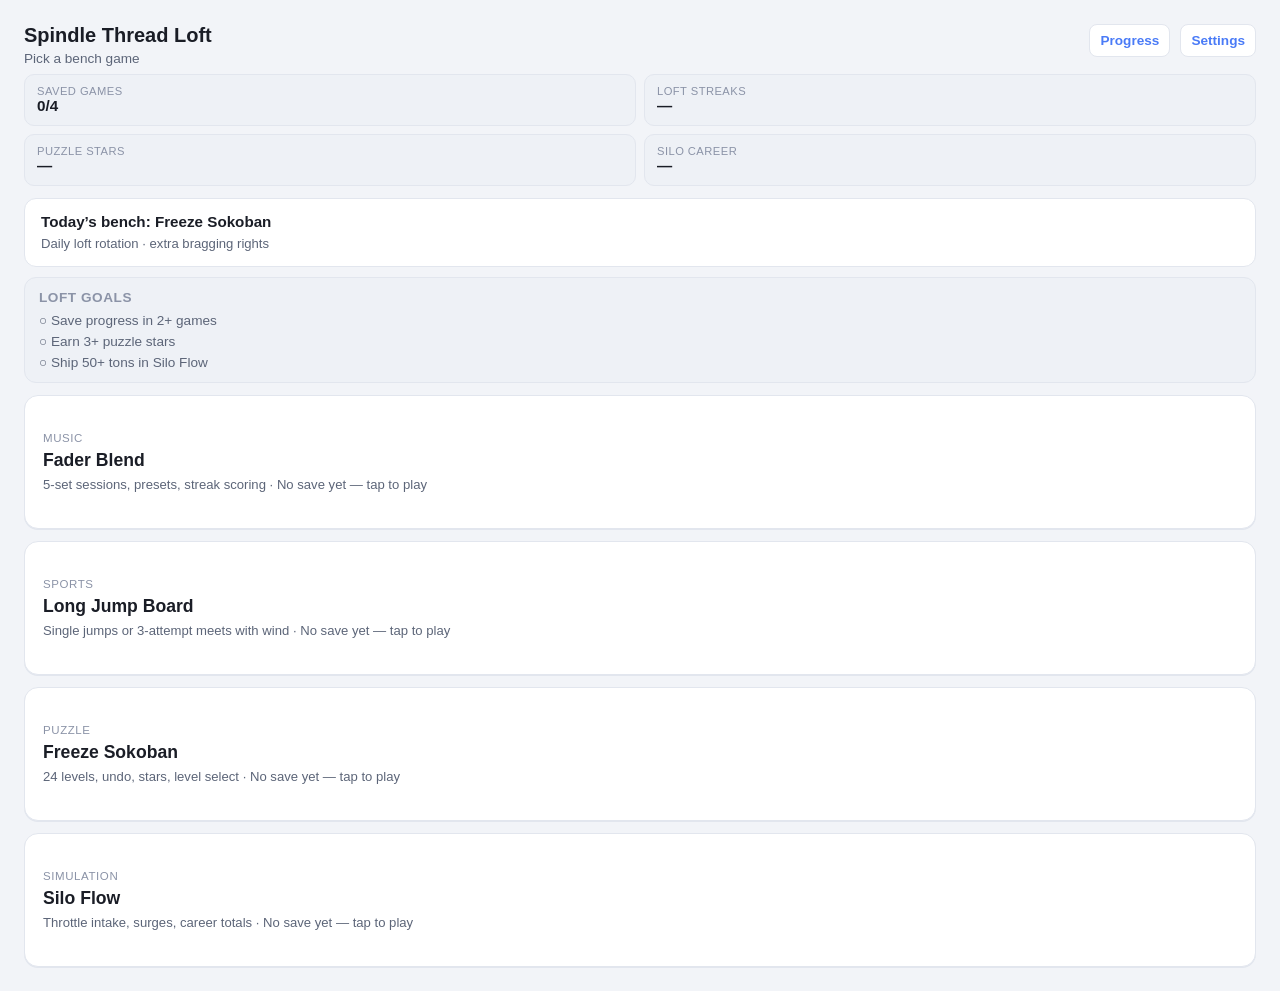
<file: WebAssets/hub/index.html>
<!DOCTYPE html>
<html lang="en">
<head>
  <meta charset="UTF-8">
  <meta name="viewport" content="width=device-width, initial-scale=1, viewport-fit=cover">
  <title>Loft Hub</title>
  <link rel="stylesheet" href="../theme/theme.css">
  <link rel="stylesheet" href="sp650f5Hub.css">
</head>
<body>
  <div class="hb-app">
    <header class="hb-top">
      <div class="hb-brand">
        <h1 class="hb-title">Spindle Thread Loft</h1>
        <p class="hb-sub">Pick a bench game</p>
      </div>
      <nav class="hb-utility" aria-label="Hub links">
        <a class="hb-link" href="../shared-progress/index.html">Progress</a>
        <a class="hb-link" href="../settings/index.html">Settings</a>
      </nav>
    </header>

    <section class="hb-progress-strip" id="progressStrip" aria-label="Shared progress">
      <div class="hb-progress-item">
        <span class="hb-progress-label">Saved games</span>
        <span class="hb-progress-value" id="progSaved">0/4</span>
      </div>
      <div class="hb-progress-item">
        <span class="hb-progress-label">Loft streaks</span>
        <span class="hb-progress-value" id="progStreaks">—</span>
      </div>
      <div class="hb-progress-item">
        <span class="hb-progress-label">Puzzle stars</span>
        <span class="hb-progress-value" id="progStars">—</span>
      </div>
      <div class="hb-progress-item">
        <span class="hb-progress-label">Silo career</span>
        <span class="hb-progress-value" id="progCareer">—</span>
      </div>
    </section>

    <section class="hb-spotlight" id="spotlight" aria-label="Loft highlights"></section>

    <main class="hb-list" id="cardList" aria-label="Game cards"></main>
  </div>
  <script src="sp650f5Hub.js" defer></script>
</body>
</html>
</file>
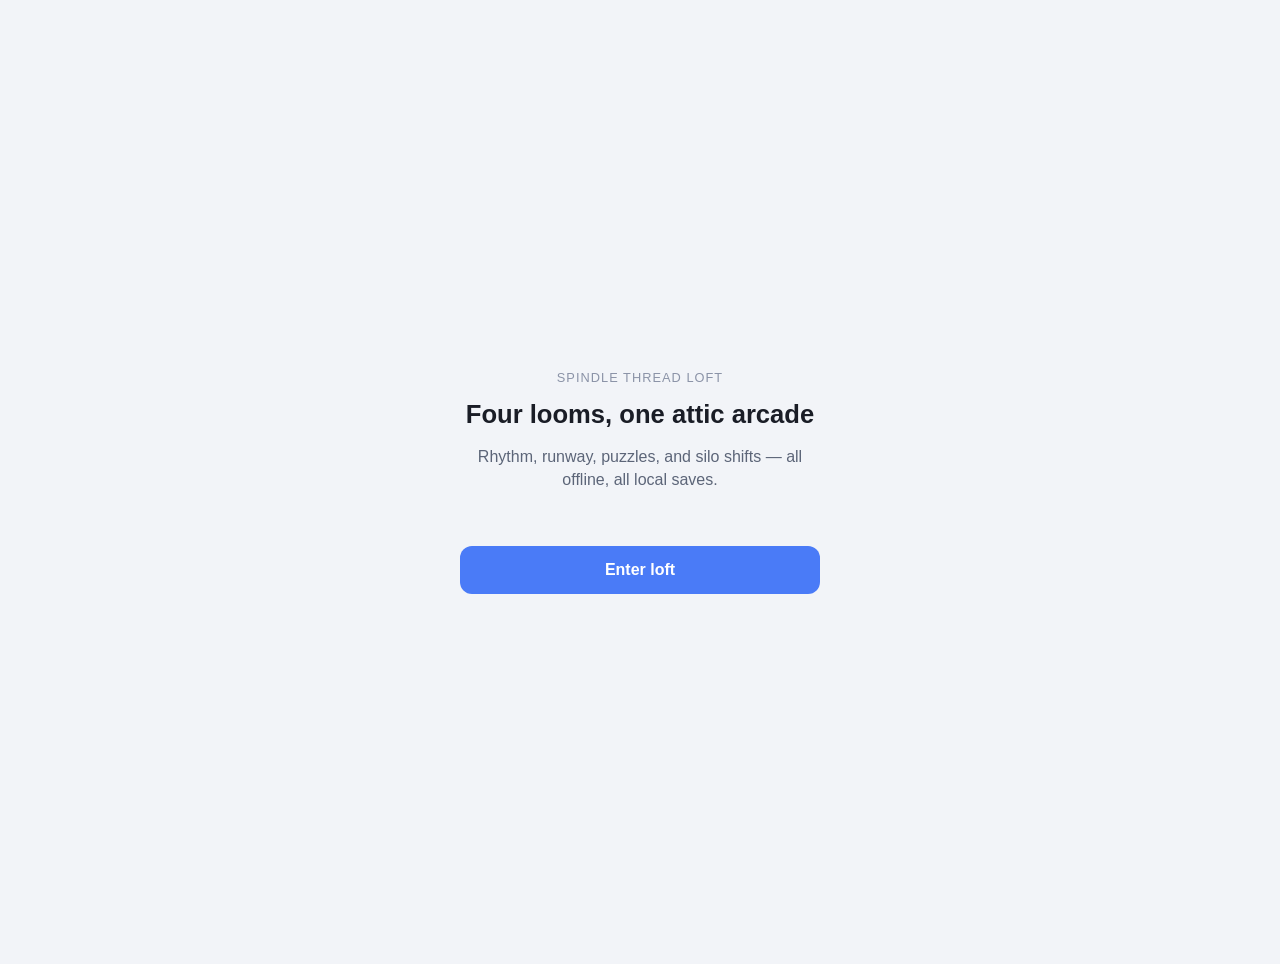
<file: WebAssets/launch/index.html>
<!DOCTYPE html>
<html lang="en">
<head>
  <meta charset="UTF-8">
  <meta name="viewport" content="width=device-width, initial-scale=1, viewport-fit=cover">
  <title>Spindle Thread Loft</title>
  <link rel="stylesheet" href="../theme/theme.css">
  <link rel="stylesheet" href="cqe7dcdLaunch.css">
</head>
<body>
  <div class="ly-app">
    <main class="ly-stage">
      <p class="ly-kicker">Spindle Thread Loft</p>
      <h1 class="ly-title">Four looms, one attic arcade</h1>
      <p class="ly-copy">Rhythm, runway, puzzles, and silo shifts — all offline, all local saves.</p>
      <p class="ly-feedback" id="launchFeedback" role="status" aria-live="polite"></p>
      <button type="button" class="ly-btn" id="btnEnter">Enter loft</button>
    </main>
  </div>
  <script src="cqe7dcdLaunch.js" defer></script>
</body>
</html>
</file>
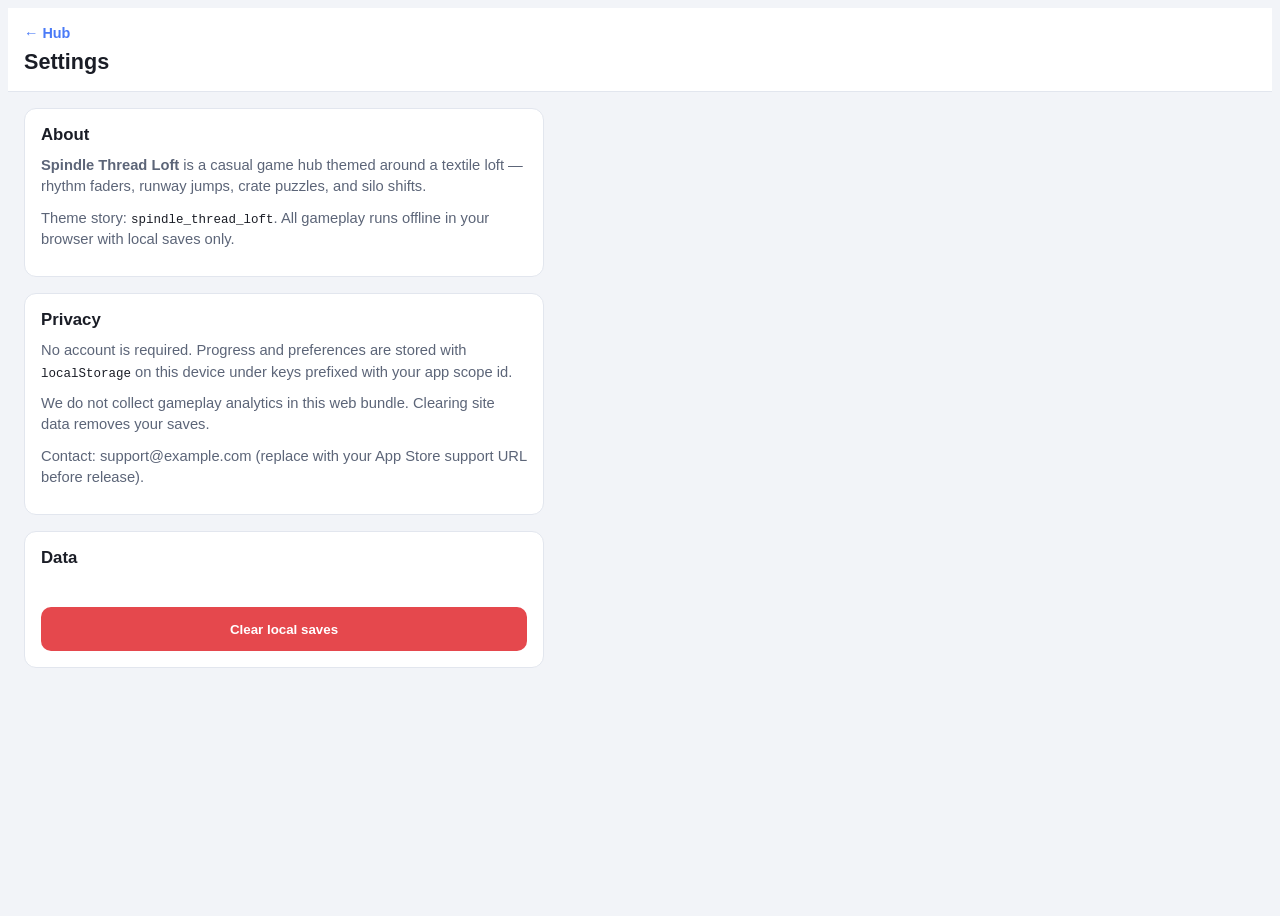
<file: WebAssets/settings/index.html>
<!DOCTYPE html>
<html lang="en">
<head>
  <meta charset="UTF-8">
  <meta name="viewport" content="width=device-width, initial-scale=1, viewport-fit=cover">
  <title>Settings</title>
  <link rel="stylesheet" href="../theme/theme.css">
  <link rel="stylesheet" href="ad316Settings.css">
</head>
<body>
  <div class="st-app">
    <header class="st-header">
      <a class="st-back" href="../hub/index.html">← Hub</a>
      <h1 class="st-title">Settings</h1>
    </header>

    <main class="st-main">
      <section class="st-panel" id="panelAbout" aria-labelledby="aboutHeading">
        <h2 id="aboutHeading">About</h2>
        <p><strong>Spindle Thread Loft</strong> is a casual game hub themed around a textile loft — rhythm faders, runway jumps, crate puzzles, and silo shifts.</p>
        <p>Theme story: <code>spindle_thread_loft</code>. All gameplay runs offline in your browser with local saves only.</p>
      </section>

      <section class="st-panel" id="panelPrivacy" aria-labelledby="privacyHeading">
        <h2 id="privacyHeading">Privacy</h2>
        <p>No account is required. Progress and preferences are stored with <code>localStorage</code> on this device under keys prefixed with your app scope id.</p>
        <p>We do not collect gameplay analytics in this web bundle. Clearing site data removes your saves.</p>
        <p>Contact: support@example.com (replace with your App Store support URL before release).</p>
      </section>

      <section class="st-panel">
        <h2>Data</h2>
        <p class="st-feedback" id="settingsFeedback" role="status" aria-live="polite"></p>
        <button type="button" class="st-btn st-btn-danger" id="btnClear">Clear local saves</button>
      </section>
    </main>
  </div>
  <script src="ad316Settings.js" defer></script>
</body>
</html>
</file>
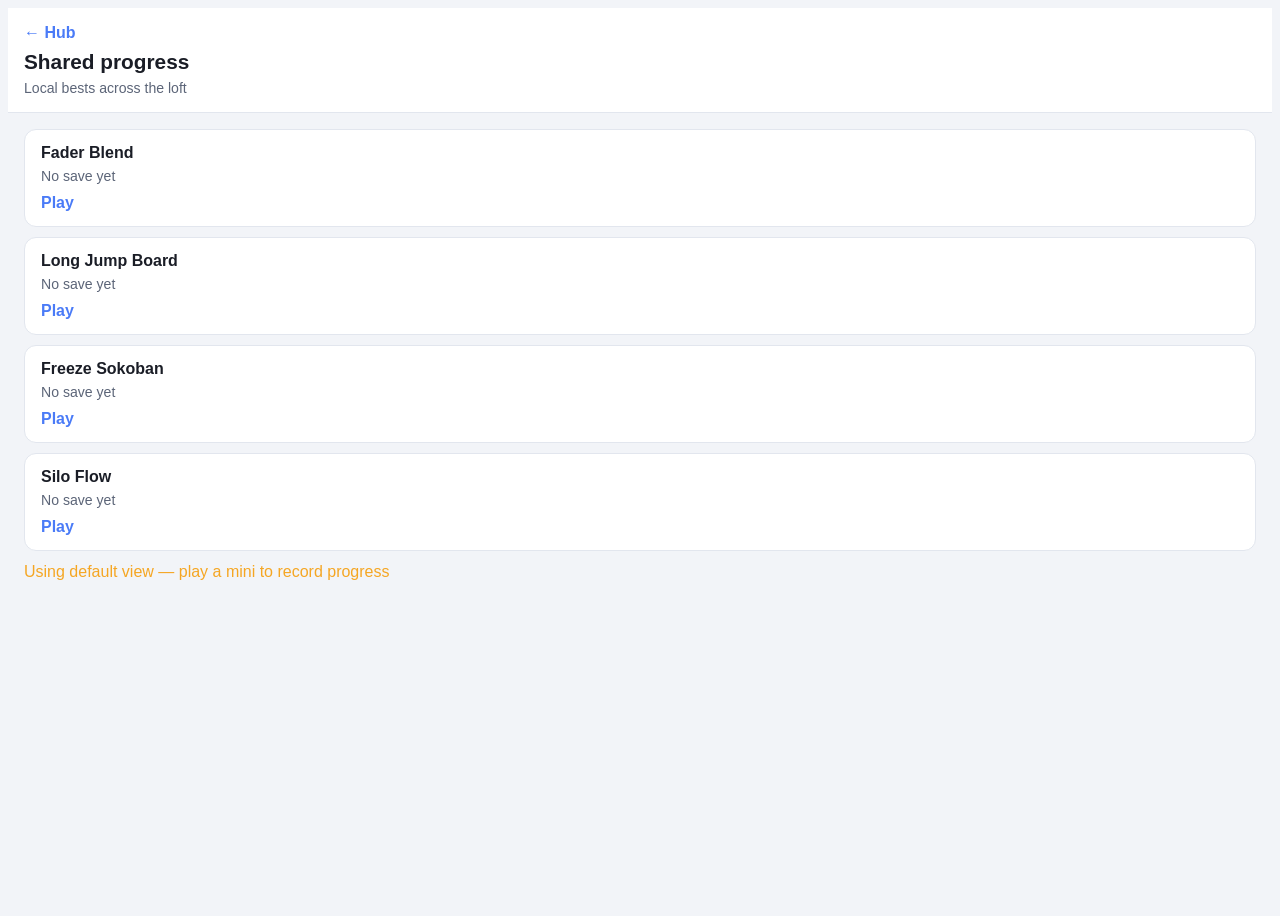
<file: WebAssets/shared-progress/index.html>
<!DOCTYPE html>
<html lang="en">
<head>
  <meta charset="UTF-8">
  <meta name="viewport" content="width=device-width, initial-scale=1, viewport-fit=cover">
  <title>Shared Progress</title>
  <link rel="stylesheet" href="../theme/theme.css">
  <link rel="stylesheet" href="sv85e6Shared.css">
</head>
<body>
  <div class="sh-app">
    <header class="sh-header">
      <a class="sh-back" href="../hub/index.html">← Hub</a>
      <h1 class="sh-title">Shared progress</h1>
      <p class="sh-sub">Local bests across the loft</p>
    </header>
    <main class="sh-main">
      <ul class="sh-list" id="progressList" aria-label="Per game stats"></ul>
      <p class="sh-feedback" id="sharedFeedback" role="status" aria-live="polite"></p>
    </main>
  </div>
  <script src="sv85e6Shared.js" defer></script>
</body>
</html>
</file>
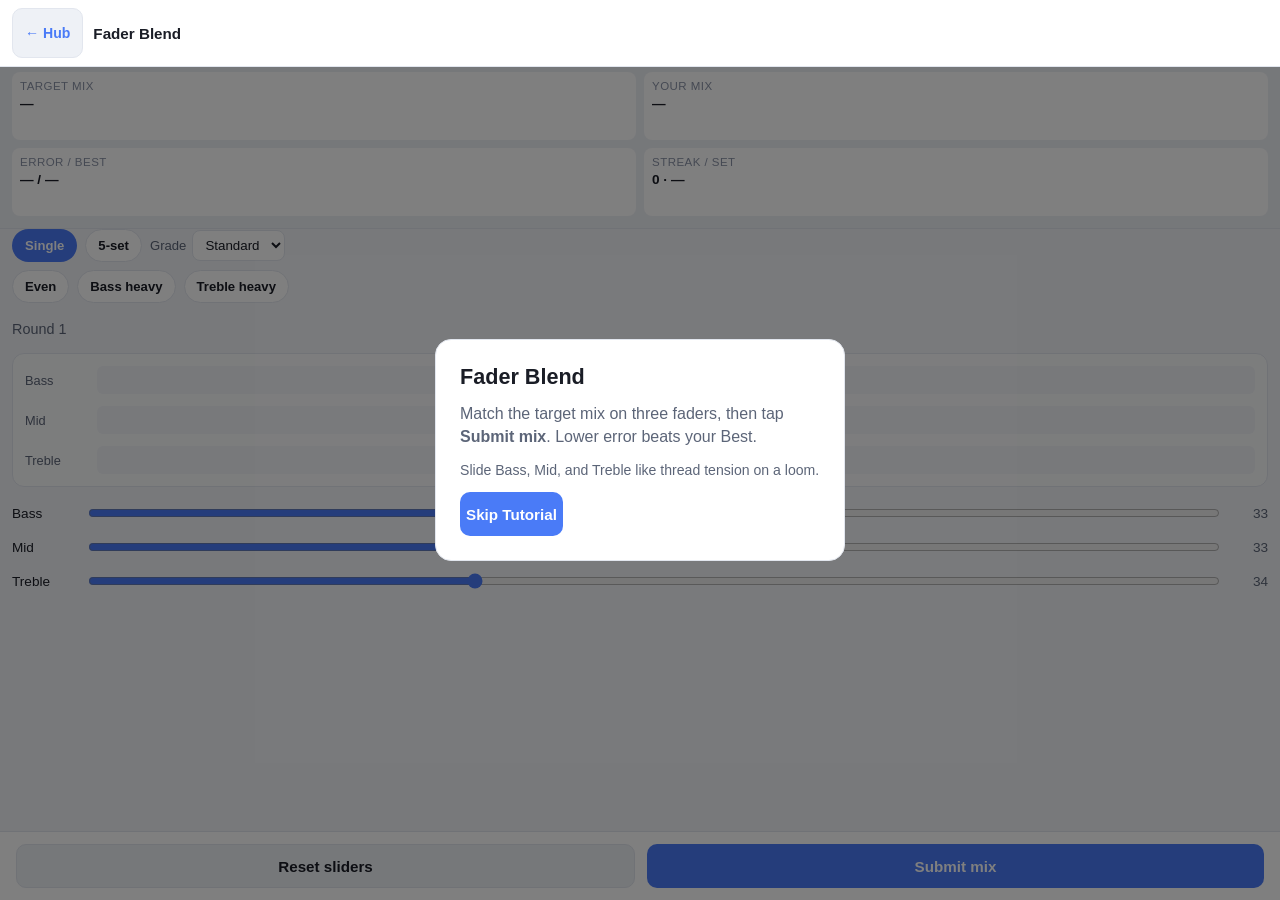
<file: WebAssets/minis/mus_fader_blend/index.html>
<!DOCTYPE html>
<html lang="en">
<head>
  <meta charset="UTF-8">
  <meta name="viewport" content="width=device-width, initial-scale=1, viewport-fit=cover">
  <title>Fader Blend</title>
  <link rel="stylesheet" href="../../theme/theme.css">
  <link rel="stylesheet" href="../../theme/mini_topnav.css">
  <link rel="stylesheet" href="game.css">
</head>
<body>
  <div id="app" class="fb-app">
    <nav class="mini-topnav" aria-label="Mini navigation">
      <a class="mini-topnav-back" href="../../hub/index.html">← Hub</a>
      <span class="mini-topnav-title">Fader Blend</span>
    </nav>
    <div class="mini-main">
    <header class="fb-hud" aria-label="Mix status">
      <div class="fb-hud-block" id="hudTarget">
        <span class="fb-hud-label">Target mix</span>
        <span class="fb-hud-value" id="targetMixText">—</span>
      </div>
      <div class="fb-hud-block" id="hudYour">
        <span class="fb-hud-label">Your mix</span>
        <span class="fb-hud-value" id="yourMixText">—</span>
      </div>
      <div class="fb-hud-block" id="hudScore">
        <span class="fb-hud-label">Error / Best</span>
        <span class="fb-hud-value" id="errorBestText">— / —</span>
      </div>
      <div class="fb-hud-block" id="hudSession">
        <span class="fb-hud-label">Streak / Set</span>
        <span class="fb-hud-value" id="sessionText">0 · —</span>
      </div>
    </header>

    <div class="fb-toolbar">
      <button type="button" class="fb-chip active" id="btnModeSingle" data-mode="single">Single</button>
      <button type="button" class="fb-chip" id="btnModeSet" data-mode="set">5-set</button>
      <label class="fb-select-wrap">
        <span>Grade</span>
        <select id="selGrade">
          <option value="pro">Pro</option>
          <option value="standard" selected>Standard</option>
          <option value="training">Training</option>
        </select>
      </label>
    </div>
    <div class="fb-presets" aria-label="Mix presets">
      <button type="button" class="fb-chip" data-preset="even">Even</button>
      <button type="button" class="fb-chip" data-preset="bass">Bass heavy</button>
      <button type="button" class="fb-chip" data-preset="treble">Treble heavy</button>
    </div>

    <main class="fb-stage" id="stage" aria-label="Fader stage">
      <p class="fb-round-label" id="roundLabel">Round ready</p>
      <div class="fb-chart" id="mixChart" aria-hidden="true">
        <div class="fb-chart-row" data-track="bass">
          <span class="fb-track-name">Bass</span>
          <div class="fb-bar-track">
            <div class="fb-bar fb-bar-target" id="barTargetBass"></div>
            <div class="fb-bar fb-bar-live" id="barLiveBass"></div>
          </div>
        </div>
        <div class="fb-chart-row" data-track="mid">
          <span class="fb-track-name">Mid</span>
          <div class="fb-bar-track">
            <div class="fb-bar fb-bar-target" id="barTargetMid"></div>
            <div class="fb-bar fb-bar-live" id="barLiveMid"></div>
          </div>
        </div>
        <div class="fb-chart-row" data-track="treble">
          <span class="fb-track-name">Treble</span>
          <div class="fb-bar-track">
            <div class="fb-bar fb-bar-target" id="barTargetTreble"></div>
            <div class="fb-bar fb-bar-live" id="barLiveTreble"></div>
          </div>
        </div>
      </div>

      <div class="fb-sliders">
        <label class="fb-slider-row">
          <span>Bass</span>
          <input type="range" id="sliderBass" min="0" max="100" value="33">
          <output id="outBass">33</output>
        </label>
        <label class="fb-slider-row">
          <span>Mid</span>
          <input type="range" id="sliderMid" min="0" max="100" value="33">
          <output id="outMid">33</output>
        </label>
        <label class="fb-slider-row">
          <span>Treble</span>
          <input type="range" id="sliderTreble" min="0" max="100" value="34">
          <output id="outTreble">34</output>
        </label>
      </div>

      <p class="fb-feedback" id="feedback" role="status" aria-live="polite"></p>
    </main>
    </div>

    <footer class="fb-skill" id="skillBar">
      <button type="button" class="fb-btn fb-btn-secondary" id="btnReset">Reset sliders</button>
      <button type="button" class="fb-btn fb-btn-primary" id="btnSubmit">Submit mix</button>
    </footer>

    <div class="fb-result hidden" id="resultPanel" aria-hidden="true">
      <p class="fb-result-title" id="resultTitle">Result</p>
      <p class="fb-result-detail" id="resultDetail"></p>
      <button type="button" class="fb-btn fb-btn-primary fb-btn-retry" id="btnRetry">Retry</button>
      <button type="button" class="fb-btn fb-btn-secondary hidden" id="btnNextRound">Next mix</button>
      <a class="fb-hub-link" href="../../hub/index.html">Back to Hub</a>
    </div>

    <div class="fb-tutorial" id="tutorial" aria-hidden="false">
      <div class="fb-tutorial-card">
        <h1>Fader Blend</h1>
        <p>Match the target mix on three faders, then tap <strong>Submit mix</strong>. Lower error beats your Best.</p>
        <p class="fb-tutorial-hint">Slide Bass, Mid, and Treble like thread tension on a loom.</p>
        <button type="button" class="fb-btn fb-btn-primary" id="btnTutorialSkip">Skip Tutorial</button>
      </div>
    </div>
  </div>
  <script src="../../theme/mini_topnav.js" defer></script>
  <script src="game.js" defer></script>
</body>
</html>
</file>
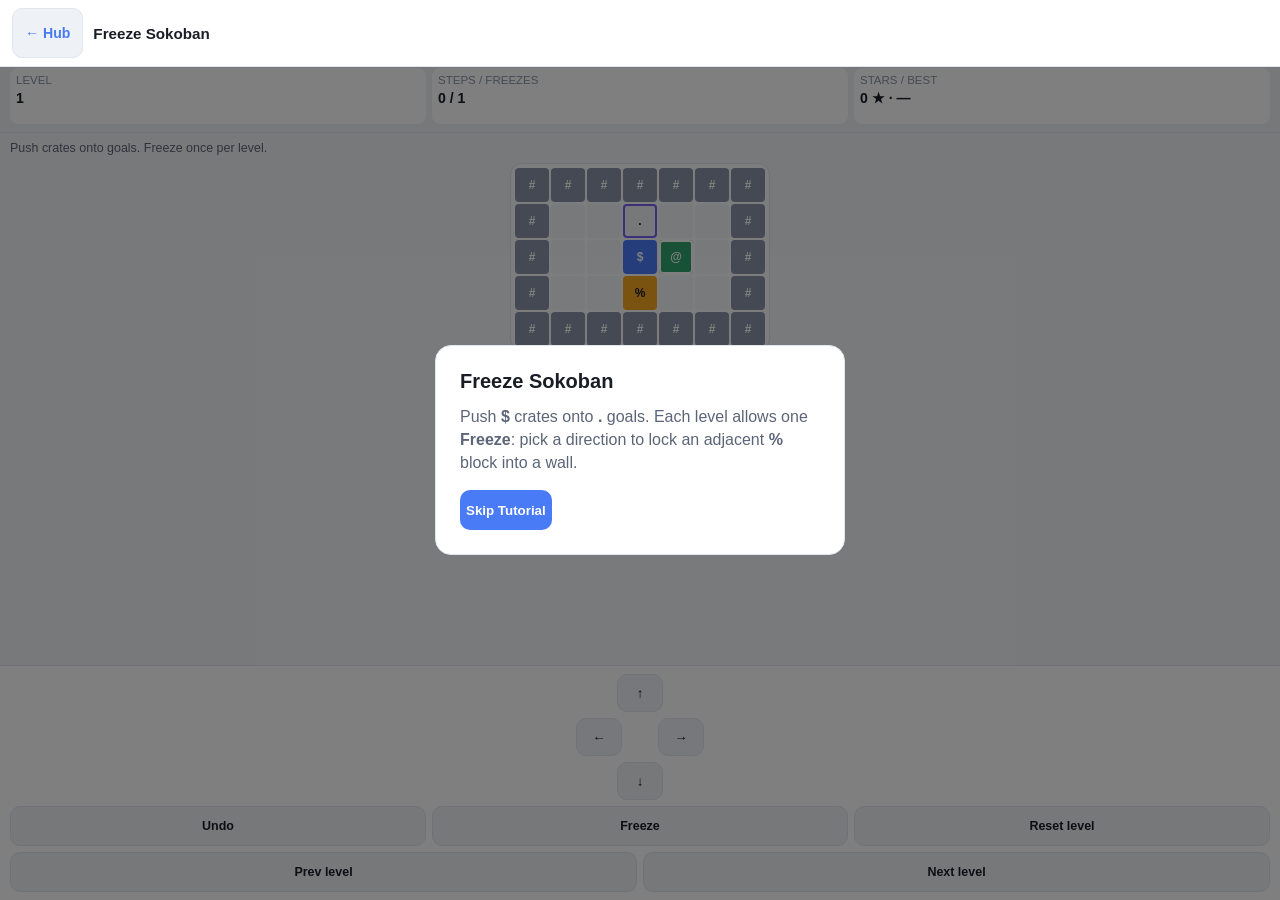
<file: WebAssets/minis/puz_sokoban_freeze/index.html>
<!DOCTYPE html>
<html lang="en">
<head>
  <meta charset="UTF-8">
  <meta name="viewport" content="width=device-width, initial-scale=1, viewport-fit=cover">
  <title>Freeze Sokoban</title>
  <link rel="stylesheet" href="../../theme/theme.css">
  <link rel="stylesheet" href="../../theme/mini_topnav.css">
  <link rel="stylesheet" href="game.css">
</head>
<body>
  <div class="sf-app" id="app">
    <nav class="mini-topnav" aria-label="Mini navigation">
      <a class="mini-topnav-back" href="../../hub/index.html">← Hub</a>
      <span class="mini-topnav-title">Freeze Sokoban</span>
    </nav>
    <div class="mini-main">
    <header class="sf-hud" aria-label="Puzzle status">
      <div class="sf-hud-block">
        <span class="sf-label">Level</span>
        <span class="sf-value" id="hudLevel">1</span>
      </div>
      <div class="sf-hud-block">
        <span class="sf-label">Steps / Freezes</span>
        <span class="sf-value" id="hudSteps">0 / 1</span>
      </div>
      <div class="sf-hud-block">
        <span class="sf-label">Stars / Best</span>
        <span class="sf-value" id="hudBest">—</span>
      </div>
    </header>

    <main class="sf-stage" aria-label="Puzzle board">
      <p class="sf-hint" id="hintText">Push crates onto goals. Freeze once per level.</p>
      <div class="sf-grid" id="grid" role="grid" aria-label="Warehouse floor"></div>
      <p class="sf-feedback" id="feedback" role="status" aria-live="polite"></p>
    </main>
    </div>

    <footer class="sf-skill">
      <div class="sf-dpad">
        <button type="button" class="sf-btn sf-btn-dir" data-dir="0,-1" aria-label="Push up">↑</button>
        <div class="sf-dpad-mid">
          <button type="button" class="sf-btn sf-btn-dir" data-dir="-1,0" aria-label="Push left">←</button>
          <button type="button" class="sf-btn sf-btn-dir" data-dir="1,0" aria-label="Push right">→</button>
        </div>
        <button type="button" class="sf-btn sf-btn-dir" data-dir="0,1" aria-label="Push down">↓</button>
      </div>
      <div class="sf-actions">
        <button type="button" class="sf-btn sf-btn-secondary" id="btnUndo">Undo</button>
        <button type="button" class="sf-btn sf-btn-secondary" id="btnFreeze">Freeze</button>
        <button type="button" class="sf-btn sf-btn-secondary" id="btnReset">Reset level</button>
      </div>
      <div class="sf-level-nav">
        <button type="button" class="sf-btn sf-btn-secondary" id="btnPrevLevel">Prev level</button>
        <button type="button" class="sf-btn sf-btn-secondary" id="btnNextLevel">Next level</button>
      </div>
    </footer>

    <div class="sf-result hidden" id="resultPanel" aria-hidden="true">
      <p class="sf-result-title" id="resultTitle">Level clear</p>
      <p class="sf-result-detail" id="resultDetail"></p>
      <button type="button" class="sf-btn sf-btn-primary sf-btn-retry" id="btnRetry">Next level</button>
      <a class="sf-hub-link" href="../../hub/index.html">Back to Hub</a>
    </div>

    <div class="sf-tutorial" id="tutorial">
      <div class="sf-tutorial-card">
        <h1>Freeze Sokoban</h1>
        <p>Push <strong>$</strong> crates onto <strong>.</strong> goals. Each level allows one <strong>Freeze</strong>: pick a direction to lock an adjacent <strong>%</strong> block into a wall.</p>
        <button type="button" class="sf-btn sf-btn-primary" id="btnSkipTutorial">Skip Tutorial</button>
      </div>
    </div>
  </div>
  <script src="../../theme/mini_topnav.js" defer></script>
  <script src="game.js" defer></script>
</body>
</html>
</file>
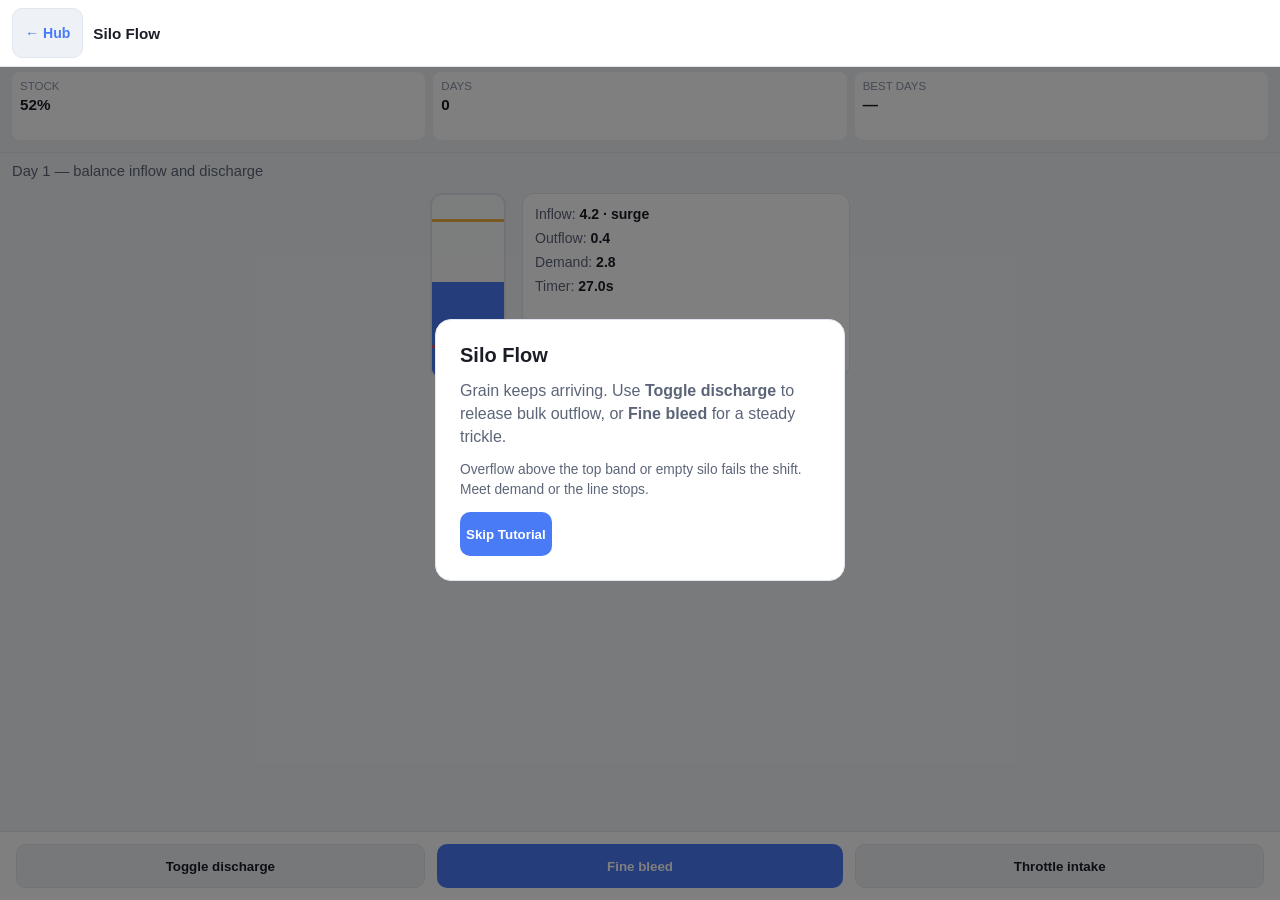
<file: WebAssets/minis/sim_silo_flow/index.html>
<!DOCTYPE html>
<html lang="en">
<head>
  <meta charset="UTF-8">
  <meta name="viewport" content="width=device-width, initial-scale=1, viewport-fit=cover">
  <title>Silo Flow</title>
  <link rel="stylesheet" href="../../theme/theme.css">
  <link rel="stylesheet" href="../../theme/mini_topnav.css">
  <link rel="stylesheet" href="game.css">
</head>
<body>
  <div class="sl-app" id="app">
    <nav class="mini-topnav" aria-label="Mini navigation">
      <a class="mini-topnav-back" href="../../hub/index.html">← Hub</a>
      <span class="mini-topnav-title">Silo Flow</span>
    </nav>
    <div class="mini-main">
    <header class="sl-hud" aria-label="Silo status">
      <div class="sl-hud-block">
        <span class="sl-label">Stock</span>
        <span class="sl-value" id="hudStock">50%</span>
      </div>
      <div class="sl-hud-block">
        <span class="sl-label">Days</span>
        <span class="sl-value" id="hudDays">0</span>
      </div>
      <div class="sl-hud-block">
        <span class="sl-label">Best days</span>
        <span class="sl-value" id="hudBest">—</span>
      </div>
    </header>

    <main class="sl-stage" aria-label="Silo simulation">
      <p class="sl-phase" id="phaseText">Day 1 — balance inflow and discharge</p>
      <div class="sl-silo-wrap">
        <div class="sl-silo" aria-hidden="true">
          <div class="sl-silo-fill" id="siloFill"></div>
          <div class="sl-silo-band sl-band-low" id="bandLow"></div>
          <div class="sl-silo-band sl-band-high" id="bandHigh"></div>
        </div>
        <ul class="sl-flow-stats">
          <li>Inflow: <span id="statIn">—</span></li>
          <li>Outflow: <span id="statOut">—</span></li>
          <li>Demand: <span id="statDemand">—</span></li>
          <li>Timer: <span id="statTimer">—</span></li>
        </ul>
      </div>
      <p class="sl-feedback" id="feedback" role="status" aria-live="polite"></p>
    </main>
    </div>

    <footer class="sl-skill">
      <button type="button" class="sl-btn sl-btn-secondary" id="btnToggle">Toggle discharge</button>
      <button type="button" class="sl-btn sl-btn-primary" id="btnSlowOut">Fine bleed</button>
      <button type="button" class="sl-btn sl-btn-secondary" id="btnThrottle">Throttle intake</button>
    </footer>

    <div class="sl-result hidden" id="resultPanel" aria-hidden="true">
      <p class="sl-result-title" id="resultTitle">Shift ended</p>
      <p class="sl-result-detail" id="resultDetail"></p>
      <button type="button" class="sl-btn sl-btn-primary sl-btn-retry" id="btnRetry">Retry</button>
      <a class="sl-hub-link" href="../../hub/index.html">Back to Hub</a>
    </div>

    <div class="sl-tutorial" id="tutorial">
      <div class="sl-tutorial-card">
        <h1>Silo Flow</h1>
        <p>Grain keeps arriving. Use <strong>Toggle discharge</strong> to release bulk outflow, or <strong>Fine bleed</strong> for a steady trickle.</p>
        <p class="sl-tutorial-note">Overflow above the top band or empty silo fails the shift. Meet demand or the line stops.</p>
        <button type="button" class="sl-btn sl-btn-primary" id="btnSkipTutorial">Skip Tutorial</button>
      </div>
    </div>
  </div>
  <script src="../../theme/mini_topnav.js" defer></script>
  <script src="game.js" defer></script>
</body>
</html>
</file>
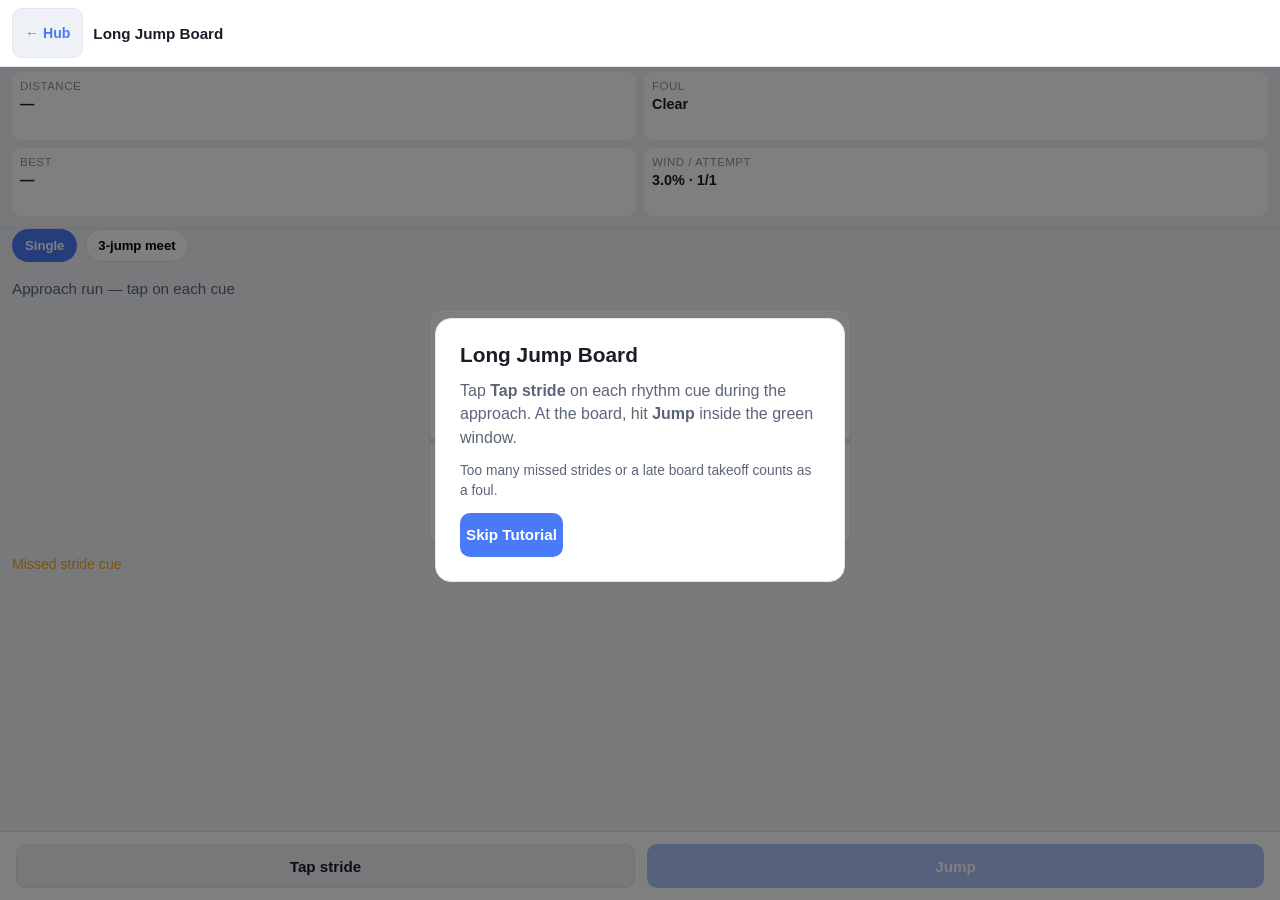
<file: WebAssets/minis/spr_long_jump/index.html>
<!DOCTYPE html>
<html lang="en">
<head>
  <meta charset="UTF-8">
  <meta name="viewport" content="width=device-width, initial-scale=1, viewport-fit=cover">
  <title>Long Jump Board</title>
  <link rel="stylesheet" href="../../theme/theme.css">
  <link rel="stylesheet" href="../../theme/mini_topnav.css">
  <link rel="stylesheet" href="game.css">
</head>
<body>
  <div class="lj-app" id="app">
    <nav class="mini-topnav" aria-label="Mini navigation">
      <a class="mini-topnav-back" href="../../hub/index.html">← Hub</a>
      <span class="mini-topnav-title">Long Jump Board</span>
    </nav>
    <div class="mini-main">
    <header class="lj-hud" aria-label="Jump stats">
      <div class="lj-hud-block">
        <span class="lj-label">Distance</span>
        <span class="lj-value" id="hudDistance">—</span>
      </div>
      <div class="lj-hud-block">
        <span class="lj-label">Foul</span>
        <span class="lj-value" id="hudFoul">Clear</span>
      </div>
      <div class="lj-hud-block">
        <span class="lj-label">Best</span>
        <span class="lj-value" id="hudBest">—</span>
      </div>
      <div class="lj-hud-block">
        <span class="lj-label">Wind / Attempt</span>
        <span class="lj-value" id="hudWind">—</span>
      </div>
    </header>
    <div class="lj-toolbar">
      <button type="button" class="lj-chip active" id="btnModeSingle" data-mode="single">Single</button>
      <button type="button" class="lj-chip" id="btnModeMeet" data-mode="meet">3-jump meet</button>
    </div>

    <main class="lj-stage" aria-label="Runway">
      <p class="lj-phase" id="phaseText">Approach run</p>
      <canvas id="trackCanvas" class="lj-canvas" width="360" height="200" aria-label="Track view"></canvas>
      <p class="lj-feedback" id="feedback" role="status" aria-live="polite"></p>
    </main>
    </div>

    <footer class="lj-skill">
      <button type="button" class="lj-btn lj-btn-secondary" id="btnTap" disabled>Tap stride</button>
      <button type="button" class="lj-btn lj-btn-primary" id="btnJump" disabled>Jump</button>
    </footer>

    <div class="lj-result hidden" id="resultPanel" aria-hidden="true">
      <p class="lj-result-title" id="resultTitle">Jump result</p>
      <p class="lj-result-detail" id="resultDetail"></p>
      <button type="button" class="lj-btn lj-btn-primary lj-btn-retry" id="btnRetry">Retry</button>
      <button type="button" class="lj-btn lj-btn-secondary hidden" id="btnNextAttempt">Next attempt</button>
      <a class="lj-hub-link" href="../../hub/index.html">Back to Hub</a>
    </div>

    <div class="lj-tutorial" id="tutorial">
      <div class="lj-tutorial-card">
        <h1>Long Jump Board</h1>
        <p>Tap <strong>Tap stride</strong> on each rhythm cue during the approach. At the board, hit <strong>Jump</strong> inside the green window.</p>
        <p class="lj-tutorial-note">Too many missed strides or a late board takeoff counts as a foul.</p>
        <button type="button" class="lj-btn lj-btn-primary" id="btnSkipTutorial">Skip Tutorial</button>
      </div>
    </div>
  </div>
  <script src="../../theme/mini_topnav.js" defer></script>
  <script src="game.js" defer></script>
</body>
</html>
</file>
<file: WebAssets/theme/theme.css>
:root {
  --app-theme-background: #F2F4F8;
  --app-theme-surface: #FFFFFF;
  --app-theme-surfaceElevated: #FAFBFC;
  --app-theme-accent: #4A7BF7;
  --app-theme-accentSecondary: #7B5CF6;
  --app-theme-danger: #E5484D;
  --app-theme-success: #30A46C;
  --app-theme-warning: #F5A623;
  --app-theme-textPrimary: #1A1D26;
  --app-theme-textSecondary: #5C6578;
  --app-theme-textMuted: #8B93A7;
  --app-theme-separator: #E2E6EE;
  --app-theme-hudPanel: #EEF1F6;
  --app-theme-overlay: #00000080;
}

body {
  background: var(--app-theme-background, #0f1419);
  color: var(--app-theme-text-primary, #f5f5f5);
  font-family: -apple-system, BlinkMacSystemFont, 'Segoe UI', sans-serif;
}
</file>
<file: WebAssets/hub/sp650f5Hub.css>
.hb-app {
  min-height: 100dvh;
  display: flex;
  flex-direction: column;
  background: var(--app-theme-background);
  color: var(--app-theme-textPrimary);
}

.hb-top {
  display: flex;
  justify-content: space-between;
  align-items: flex-start;
  gap: 12px;
  padding: 16px 16px 8px;
}

.hb-title {
  margin: 0;
  font-size: 1.25rem;
}

.hb-sub {
  margin: 4px 0 0;
  font-size: 0.85rem;
  color: var(--app-theme-textSecondary);
}

.hb-utility {
  display: flex;
  gap: 10px;
  flex-shrink: 0;
}

.hb-link {
  font-size: 0.85rem;
  font-weight: 600;
  color: var(--app-theme-accent);
  text-decoration: none;
  padding: 8px 10px;
  border-radius: 8px;
  background: var(--app-theme-surface);
  border: 1px solid var(--app-theme-separator);
}

.hb-progress-strip {
  display: grid;
  grid-template-columns: 1fr 1fr;
  gap: 8px;
  padding: 0 16px 12px;
}

.hb-spotlight {
  padding: 0 16px 12px;
  display: flex;
  flex-direction: column;
  gap: 10px;
}

.hb-spot-card {
  display: block;
  padding: 14px 16px;
  border-radius: 12px;
  background: var(--app-theme-surface);
  border: 1px solid var(--app-theme-separator);
  text-decoration: none;
  color: inherit;
}

.hb-spot-card strong {
  display: block;
  font-size: 0.95rem;
  margin-bottom: 4px;
}

.hb-spot-card span {
  font-size: 0.82rem;
  color: var(--app-theme-textSecondary);
}

.hb-spot-goals {
  padding: 12px 14px;
  border-radius: 12px;
  background: var(--app-theme-hudPanel);
  border: 1px solid var(--app-theme-separator);
}

.hb-spot-goals h2 {
  margin: 0 0 8px;
  font-size: 0.85rem;
  text-transform: uppercase;
  letter-spacing: 0.04em;
  color: var(--app-theme-textMuted);
}

.hb-spot-goals ul {
  margin: 0;
  padding: 0;
  list-style: none;
  display: flex;
  flex-direction: column;
  gap: 6px;
  font-size: 0.85rem;
  color: var(--app-theme-textSecondary);
}

.hb-spot-goals li.done {
  color: var(--app-theme-success);
}

.hb-progress-item {
  background: var(--app-theme-hudPanel);
  border-radius: 10px;
  padding: 10px 12px;
  border: 1px solid var(--app-theme-separator);
}

.hb-progress-label {
  display: block;
  font-size: 0.7rem;
  text-transform: uppercase;
  letter-spacing: 0.04em;
  color: var(--app-theme-textMuted);
}

.hb-progress-value {
  font-size: 0.95rem;
  font-weight: 600;
}

.hb-list {
  flex: 1;
  overflow-y: auto;
  padding: 0 16px calc(16px + env(safe-area-inset-bottom));
  display: flex;
  flex-direction: column;
  gap: 12px;
}

.hb-card {
  min-height: 100px;
  display: flex;
  flex-direction: column;
  justify-content: center;
  gap: 6px;
  padding: 16px 18px;
  border-radius: 14px;
  background: var(--app-theme-surface);
  border: 1px solid var(--app-theme-separator);
  text-decoration: none;
  color: inherit;
  box-shadow: 0 1px 0 var(--app-theme-separator);
}

.hb-card:active {
  transform: scale(0.995);
}

.hb-card-genre {
  font-size: 0.72rem;
  text-transform: uppercase;
  letter-spacing: 0.05em;
  color: var(--app-theme-textMuted);
}

.hb-card-title {
  margin: 0;
  font-size: 1.1rem;
}

.hb-card-meta {
  margin: 0;
  font-size: 0.82rem;
  color: var(--app-theme-textSecondary);
}
</file>
<file: WebAssets/launch/cqe7dcdLaunch.css>
.ly-app {
  min-height: 100dvh;
  display: flex;
  align-items: center;
  justify-content: center;
  padding: 24px;
  background: var(--app-theme-background);
  color: var(--app-theme-textPrimary);
}

.ly-stage {
  max-width: 360px;
  text-align: center;
  display: flex;
  flex-direction: column;
  gap: 14px;
}

.ly-kicker {
  margin: 0;
  font-size: 0.8rem;
  letter-spacing: 0.08em;
  text-transform: uppercase;
  color: var(--app-theme-textMuted);
}

.ly-title {
  margin: 0;
  font-size: 1.6rem;
  line-height: 1.25;
}

.ly-copy {
  margin: 0;
  color: var(--app-theme-textSecondary);
  line-height: 1.45;
}

.ly-feedback {
  min-height: 1.2rem;
  margin: 0;
  font-size: 0.88rem;
  color: var(--app-theme-warning);
}

.ly-btn {
  margin-top: 8px;
  min-height: 48px;
  border: none;
  border-radius: 12px;
  font-size: 1rem;
  font-weight: 600;
  cursor: pointer;
  background: var(--app-theme-accent);
  color: var(--app-theme-surface);
}
</file>
<file: WebAssets/settings/ad316Settings.css>
.st-app {
  min-height: 100dvh;
  background: var(--app-theme-background);
  color: var(--app-theme-textPrimary);
}

.st-header {
  padding: 16px;
  border-bottom: 1px solid var(--app-theme-separator);
  background: var(--app-theme-surface);
}

.st-back {
  display: inline-block;
  margin-bottom: 8px;
  color: var(--app-theme-accent);
  text-decoration: none;
  font-weight: 600;
  font-size: 0.9rem;
}

.st-title {
  margin: 0;
  font-size: 1.35rem;
}

.st-main {
  padding: 16px;
  display: flex;
  flex-direction: column;
  gap: 16px;
  max-width: 520px;
}

.st-panel {
  background: var(--app-theme-surface);
  border: 1px solid var(--app-theme-separator);
  border-radius: 12px;
  padding: 16px;
}

.st-panel h2 {
  margin: 0 0 10px;
  font-size: 1.05rem;
}

.st-panel p {
  margin: 0 0 10px;
  line-height: 1.45;
  color: var(--app-theme-textSecondary);
  font-size: 0.92rem;
}

.st-panel code {
  font-size: 0.85em;
  color: var(--app-theme-textPrimary);
}

.st-feedback {
  min-height: 1.2rem;
  color: var(--app-theme-warning);
}

.st-btn {
  min-height: 44px;
  width: 100%;
  border: none;
  border-radius: 10px;
  font-weight: 600;
  cursor: pointer;
}

.st-btn-danger {
  background: var(--app-theme-danger);
  color: var(--app-theme-surface);
}
</file>
<file: WebAssets/shared-progress/sv85e6Shared.css>
.sh-app {
  min-height: 100dvh;
  background: var(--app-theme-background);
  color: var(--app-theme-textPrimary);
}

.sh-header {
  padding: 16px;
  border-bottom: 1px solid var(--app-theme-separator);
  background: var(--app-theme-surface);
}

.sh-back {
  display: inline-block;
  margin-bottom: 8px;
  color: var(--app-theme-accent);
  text-decoration: none;
  font-weight: 600;
}

.sh-title {
  margin: 0;
  font-size: 1.3rem;
}

.sh-sub {
  margin: 6px 0 0;
  color: var(--app-theme-textSecondary);
  font-size: 0.88rem;
}

.sh-main {
  padding: 16px;
}

.sh-list {
  list-style: none;
  margin: 0;
  padding: 0;
  display: flex;
  flex-direction: column;
  gap: 10px;
}

.sh-item {
  background: var(--app-theme-surface);
  border: 1px solid var(--app-theme-separator);
  border-radius: 12px;
  padding: 14px 16px;
}

.sh-item h2 {
  margin: 0 0 6px;
  font-size: 1rem;
}

.sh-item p {
  margin: 0;
  font-size: 0.88rem;
  color: var(--app-theme-textSecondary);
}

.sh-item a {
  display: inline-block;
  margin-top: 10px;
  color: var(--app-theme-accent);
  font-weight: 600;
  text-decoration: none;
}

.sh-feedback {
  margin-top: 12px;
  min-height: 1.2rem;
  color: var(--app-theme-warning);
}
</file>
<file: WebAssets/theme/mini_topnav.css>
:root {
  --mini-topnav-block: calc(60px + env(safe-area-inset-top, 0px));
}

html {
  height: 100%;
}

body {
  margin: 0;
  height: 100%;
  overflow: hidden;
  overscroll-behavior: none;
}

.fb-app,
.lj-app,
.sf-app,
.sl-app {
  display: flex;
  flex-direction: column;
  height: 100dvh;
  max-height: 100dvh;
  min-height: 0;
  overflow: hidden;
  box-sizing: border-box;
  padding-top: var(--mini-topnav-block);
}

.mini-main {
  flex: 1 1 0;
  min-height: 0;
  overflow-x: hidden;
  overflow-y: auto;
  -webkit-overflow-scrolling: touch;
  overscroll-behavior-y: contain;
}

.fb-stage,
.lj-stage,
.sf-stage,
.sl-stage {
  min-height: min(55vh, 100%);
}

.mini-topnav,
.fb-skill,
.lj-skill,
.sf-skill,
.sl-skill {
  flex-shrink: 0;
}

.mini-topnav {
  display: flex;
  align-items: center;
  gap: 10px;
  min-height: 44px;
  padding: calc(8px + env(safe-area-inset-top, 0px)) 12px 8px;
  background: var(--app-theme-surface);
  border-bottom: 1px solid var(--app-theme-separator);
  position: fixed;
  top: 0;
  left: 0;
  right: 0;
  width: 100%;
  box-sizing: border-box;
  z-index: 50;
  transform: translateZ(0);
}

.mini-topnav-back {
  display: inline-flex;
  align-items: center;
  justify-content: center;
  min-width: 44px;
  min-height: 36px;
  padding: 6px 12px;
  border-radius: 10px;
  border: 1px solid var(--app-theme-separator);
  background: var(--app-theme-hudPanel);
  color: var(--app-theme-accent);
  font-size: 0.88rem;
  font-weight: 700;
  text-decoration: none;
  flex-shrink: 0;
}

.mini-topnav-back:active {
  opacity: 0.85;
}

.mini-topnav-title {
  font-size: 0.95rem;
  font-weight: 700;
  color: var(--app-theme-textPrimary);
  overflow: hidden;
  text-overflow: ellipsis;
  white-space: nowrap;
}

.lj-result .lj-btn,
.fb-result .fb-btn,
.sf-result .sf-btn,
.sl-result .sl-btn {
  flex: 0 0 auto;
  width: 100%;
  max-width: 320px;
}

.lj-result,
.fb-result,
.sf-result,
.sl-result {
  z-index: 45;
}
</file>
<file: WebAssets/minis/mus_fader_blend/game.css>
.fb-app {
  display: flex;
  flex-direction: column;
  background: var(--app-theme-background);
  color: var(--app-theme-textPrimary);
}

.fb-hud {
  display: grid;
  grid-template-columns: repeat(2, 1fr);
  gap: 8px;
  padding: 12px;
  background: var(--app-theme-hudPanel);
  border-bottom: 1px solid var(--app-theme-separator);
}

.fb-hud-block {
  display: flex;
  flex-direction: column;
  gap: 4px;
  padding: 8px;
  background: var(--app-theme-surface);
  border-radius: 8px;
  min-height: 52px;
}

.fb-hud-label {
  font-size: 0.72rem;
  color: var(--app-theme-textMuted);
  text-transform: uppercase;
  letter-spacing: 0.04em;
}

.fb-hud-value {
  font-size: 0.85rem;
  font-weight: 600;
  color: var(--app-theme-textPrimary);
  word-break: break-word;
}

.fb-toolbar,
.fb-presets {
  display: flex;
  flex-wrap: wrap;
  gap: 8px;
  padding: 0 12px 8px;
  align-items: center;
}

.fb-chip {
  border: 1px solid var(--app-theme-separator);
  background: var(--app-theme-surface);
  color: var(--app-theme-textPrimary);
  border-radius: 999px;
  padding: 8px 12px;
  font-size: 0.82rem;
  font-weight: 600;
  cursor: pointer;
}

.fb-chip.active {
  background: var(--app-theme-accent);
  color: var(--app-theme-surface);
  border-color: transparent;
}

.fb-select-wrap {
  display: flex;
  align-items: center;
  gap: 6px;
  font-size: 0.82rem;
  color: var(--app-theme-textSecondary);
}

.fb-select-wrap select {
  border-radius: 8px;
  border: 1px solid var(--app-theme-separator);
  padding: 6px 8px;
  background: var(--app-theme-surface);
  color: var(--app-theme-textPrimary);
}

.fb-hub-link {
  display: inline-block;
  margin-top: 8px;
  color: var(--app-theme-accent);
  font-weight: 600;
  text-decoration: none;
}

.hidden {
  display: none !important;
}

.fb-stage {
  padding: 10px 12px;
  display: flex;
  flex-direction: column;
  gap: 16px;
}

.fb-round-label {
  margin: 0;
  font-size: 0.9rem;
  color: var(--app-theme-textSecondary);
}

.fb-chart {
  display: flex;
  flex-direction: column;
  gap: 12px;
  padding: 12px;
  background: var(--app-theme-surfaceElevated);
  border-radius: 12px;
  border: 1px solid var(--app-theme-separator);
}

.fb-chart-row {
  display: grid;
  grid-template-columns: 64px 1fr;
  align-items: center;
  gap: 8px;
}

.fb-track-name {
  font-size: 0.8rem;
  color: var(--app-theme-textSecondary);
}

.fb-bar-track {
  position: relative;
  height: 28px;
  background: var(--app-theme-background);
  border-radius: 6px;
  overflow: hidden;
}

.fb-bar {
  position: absolute;
  left: 0;
  top: 0;
  bottom: 0;
  border-radius: 6px;
  transition: width 0.12s ease-out;
}

.fb-bar-target {
  background: var(--app-theme-accentSecondary);
  opacity: 0.35;
  z-index: 1;
}

.fb-bar-live {
  background: var(--app-theme-accent);
  z-index: 2;
  box-shadow: inset 0 0 0 1px var(--app-theme-surface);
}

.fb-sliders {
  display: flex;
  flex-direction: column;
  gap: 14px;
}

.fb-slider-row {
  display: grid;
  grid-template-columns: 64px 1fr 40px;
  align-items: center;
  gap: 10px;
  font-size: 0.85rem;
}

.fb-slider-row input[type="range"] {
  width: 100%;
  accent-color: var(--app-theme-accent);
}

.fb-slider-row output {
  text-align: right;
  font-variant-numeric: tabular-nums;
  color: var(--app-theme-textSecondary);
}

.fb-feedback {
  min-height: 1.25rem;
  margin: 0;
  font-size: 0.88rem;
  color: var(--app-theme-warning);
}

.fb-feedback.is-success {
  color: var(--app-theme-success);
}

.fb-feedback.is-near {
  color: var(--app-theme-accent);
}

.fb-skill {
  display: flex;
  gap: 12px;
  padding: 12px 16px calc(12px + env(safe-area-inset-bottom));
  background: var(--app-theme-surface);
  border-top: 1px solid var(--app-theme-separator);
}

.fb-btn {
  flex: 1;
  min-height: 44px;
  border: none;
  border-radius: 10px;
  font-size: 0.95rem;
  font-weight: 600;
  cursor: pointer;
}

.fb-btn-primary {
  background: var(--app-theme-accent);
  color: var(--app-theme-surface);
}

.fb-btn-secondary {
  background: var(--app-theme-hudPanel);
  color: var(--app-theme-textPrimary);
  border: 1px solid var(--app-theme-separator);
}

.fb-btn:disabled {
  opacity: 0.5;
  cursor: not-allowed;
}

.fb-result {
  position: fixed;
  inset: 0;
  display: flex;
  flex-direction: column;
  align-items: center;
  justify-content: center;
  gap: 12px;
  padding: 24px;
  background: var(--app-theme-overlay);
  z-index: 20;
}

.fb-result.hidden {
  display: none;
}

.fb-result-card {
  background: var(--app-theme-surface);
  border-radius: 16px;
  padding: 24px;
  max-width: 320px;
  width: 100%;
  text-align: center;
}

.fb-result-title {
  margin: 0 0 8px;
  font-size: 1.25rem;
  color: var(--app-theme-textPrimary);
}

.fb-result-detail {
  margin: 0 0 16px;
  color: var(--app-theme-textSecondary);
}

.fb-btn-retry {
  min-width: 160px;
}

.fb-tutorial {
  position: fixed;
  inset: 0;
  display: flex;
  align-items: center;
  justify-content: center;
  padding: 20px;
  background: var(--app-theme-overlay);
  z-index: 30;
}

.fb-tutorial.hidden {
  display: none;
}

.fb-tutorial-card {
  background: var(--app-theme-surface);
  border-radius: 16px;
  padding: 24px;
  max-width: 360px;
  border: 1px solid var(--app-theme-separator);
}

.fb-tutorial-card h1 {
  margin: 0 0 12px;
  font-size: 1.35rem;
}

.fb-tutorial-card p {
  margin: 0 0 12px;
  color: var(--app-theme-textSecondary);
  line-height: 1.45;
}

.fb-tutorial-hint {
  font-size: 0.88rem;
  color: var(--app-theme-textMuted);
}

.fb-result:not(.hidden) .fb-result-title,
.fb-result:not(.hidden) .fb-result-detail,
.fb-result:not(.hidden) .fb-btn-retry {
  background: var(--app-theme-surface);
  padding: 12px 20px;
  border-radius: 12px;
  max-width: 320px;
  width: 100%;
  text-align: center;
}
</file>
<file: WebAssets/minis/puz_sokoban_freeze/game.css>
.sf-app {
  display: flex;
  flex-direction: column;
  background: var(--app-theme-background);
  color: var(--app-theme-textPrimary);
}

.sf-hud {
  display: grid;
  grid-template-columns: repeat(3, 1fr);
  gap: 6px;
  padding: 8px 10px;
  background: var(--app-theme-hudPanel);
  border-bottom: 1px solid var(--app-theme-separator);
}

.sf-hud-block {
  background: var(--app-theme-surface);
  border-radius: 8px;
  padding: 6px;
  min-height: 44px;
  display: flex;
  flex-direction: column;
  gap: 4px;
}

.sf-label {
  font-size: 0.72rem;
  text-transform: uppercase;
  color: var(--app-theme-textMuted);
}

.sf-value {
  font-size: 0.88rem;
  font-weight: 600;
}

.sf-stage {
  padding: 8px 10px;
  display: flex;
  flex-direction: column;
  align-items: center;
  gap: 6px;
}

.sf-hint {
  margin: 0;
  width: 100%;
  font-size: 0.78rem;
  line-height: 1.25;
  color: var(--app-theme-textSecondary);
}

.sf-grid {
  display: grid;
  gap: 2px;
  padding: 4px;
  flex-shrink: 1;
  background: var(--app-theme-surfaceElevated);
  border-radius: 12px;
  border: 1px solid var(--app-theme-separator);
  max-width: 100%;
  overflow: auto;
}

.sf-cell {
  width: 32px;
  height: 32px;
  display: flex;
  align-items: center;
  justify-content: center;
  font-size: 0.75rem;
  font-weight: 700;
  border-radius: 4px;
  user-select: none;
}

.sf-cell.wall {
  background: var(--app-theme-textMuted);
  color: var(--app-theme-surface);
}

.sf-cell.floor {
  background: var(--app-theme-background);
  color: var(--app-theme-textSecondary);
}

.sf-cell.goal {
  background: var(--app-theme-hudPanel);
  box-shadow: inset 0 0 0 2px var(--app-theme-accentSecondary);
}

.sf-cell.box {
  background: var(--app-theme-accent);
  color: var(--app-theme-surface);
}

.sf-cell.freeze {
  background: var(--app-theme-warning);
  color: var(--app-theme-textPrimary);
}

.sf-cell.player {
  background: var(--app-theme-success);
  color: var(--app-theme-surface);
  box-shadow: inset 0 0 0 2px var(--app-theme-surface);
}

.sf-feedback {
  min-height: 1.2rem;
  margin: 0;
  width: 100%;
  text-align: center;
  color: var(--app-theme-warning);
}

.sf-feedback.ok {
  color: var(--app-theme-success);
}

.sf-skill {
  padding: 8px 10px calc(8px + env(safe-area-inset-bottom));
  background: var(--app-theme-surface);
  border-top: 1px solid var(--app-theme-separator);
  display: flex;
  flex-direction: column;
  gap: 6px;
}

.sf-dpad {
  display: flex;
  flex-direction: column;
  align-items: center;
  gap: 6px;
}

.sf-dpad-mid {
  display: flex;
  gap: 36px;
}

.sf-actions,
.sf-level-nav {
  display: flex;
  flex-wrap: wrap;
  gap: 6px;
}

.sf-actions .sf-btn-secondary,
.sf-level-nav .sf-btn-secondary {
  flex: 1 1 calc(33% - 6px);
  min-width: 0;
  padding: 0 6px;
  font-size: 0.78rem;
}

.sf-hub-link {
  display: inline-block;
  margin-top: 8px;
  text-align: center;
  color: var(--app-theme-accent);
  font-weight: 600;
  text-decoration: none;
}

.sf-btn {
  min-height: 40px;
  border-radius: 10px;
  border: none;
  font-weight: 600;
  cursor: pointer;
}

.sf-btn-dir {
  width: 46px;
  min-height: 38px;
  background: var(--app-theme-hudPanel);
  color: var(--app-theme-textPrimary);
  border: 1px solid var(--app-theme-separator);
}

.sf-btn-primary {
  background: var(--app-theme-accent);
  color: var(--app-theme-surface);
}

.sf-btn-secondary {
  flex: 1;
  background: var(--app-theme-hudPanel);
  color: var(--app-theme-textPrimary);
  border: 1px solid var(--app-theme-separator);
}

.sf-btn-secondary.active {
  outline: 2px solid var(--app-theme-accent);
}

.sf-result {
  position: fixed;
  inset: 0;
  display: flex;
  flex-direction: column;
  align-items: center;
  justify-content: center;
  gap: 12px;
  padding: 24px;
  background: var(--app-theme-overlay);
  z-index: 20;
}

.sf-result.hidden {
  display: none;
}

.sf-result-title,
.sf-result-detail {
  margin: 0;
  padding: 12px 20px;
  background: var(--app-theme-surface);
  border-radius: 12px;
  max-width: 320px;
  width: 100%;
  text-align: center;
}

.sf-result-detail {
  color: var(--app-theme-textSecondary);
}

.sf-btn-retry {
  min-width: 160px;
}

.sf-tutorial {
  position: fixed;
  inset: 0;
  display: flex;
  align-items: center;
  justify-content: center;
  padding: 20px;
  background: var(--app-theme-overlay);
  z-index: 30;
}

.sf-tutorial.hidden {
  display: none;
}

.sf-tutorial-card {
  background: var(--app-theme-surface);
  border-radius: 16px;
  padding: 24px;
  max-width: 360px;
  border: 1px solid var(--app-theme-separator);
}

.sf-tutorial-card h1 {
  margin: 0 0 12px;
  font-size: 1.25rem;
}

.sf-tutorial-card p {
  margin: 0 0 16px;
  line-height: 1.45;
  color: var(--app-theme-textSecondary);
}
</file>
<file: WebAssets/minis/sim_silo_flow/game.css>
.sl-app {
  display: flex;
  flex-direction: column;
  background: var(--app-theme-background);
  color: var(--app-theme-textPrimary);
}

.sl-hud {
  display: grid;
  grid-template-columns: repeat(3, 1fr);
  gap: 8px;
  padding: 12px;
  background: var(--app-theme-hudPanel);
  border-bottom: 1px solid var(--app-theme-separator);
}

.sl-hud-block {
  background: var(--app-theme-surface);
  border-radius: 8px;
  padding: 8px;
  min-height: 52px;
  display: flex;
  flex-direction: column;
  gap: 4px;
}

.sl-label {
  font-size: 0.72rem;
  text-transform: uppercase;
  color: var(--app-theme-textMuted);
}

.sl-value {
  font-size: 0.95rem;
  font-weight: 600;
}

.sl-stage {
  padding: 10px 12px;
  display: flex;
  flex-direction: column;
  gap: 14px;
}

.sl-phase {
  margin: 0;
  font-size: 0.92rem;
  color: var(--app-theme-textSecondary);
}

.sl-silo-wrap {
  display: flex;
  gap: 16px;
  align-items: stretch;
  width: 100%;
  max-width: 420px;
  margin: 0 auto;
}

.sl-silo {
  position: relative;
  width: 72px;
  min-height: 0;
  height: min(180px, 28dvh);
  border-radius: 12px 12px 8px 8px;
  border: 2px solid var(--app-theme-separator);
  background: var(--app-theme-surfaceElevated);
  overflow: hidden;
}

.sl-silo-fill {
  position: absolute;
  left: 0;
  right: 0;
  bottom: 0;
  height: 50%;
  background: var(--app-theme-accent);
  transition: height 0.15s linear;
}

.sl-silo-band {
  position: absolute;
  left: 0;
  right: 0;
  height: 3px;
  pointer-events: none;
}

.sl-band-low {
  bottom: 15%;
  background: var(--app-theme-danger);
  opacity: 0.85;
}

.sl-band-high {
  bottom: 85%;
  background: var(--app-theme-warning);
  opacity: 0.85;
}

.sl-flow-stats {
  flex: 1;
  margin: 0;
  padding: 12px;
  list-style: none;
  background: var(--app-theme-surface);
  border-radius: 12px;
  border: 1px solid var(--app-theme-separator);
  font-size: 0.88rem;
  color: var(--app-theme-textSecondary);
  display: flex;
  flex-direction: column;
  gap: 8px;
}

.sl-flow-stats span {
  color: var(--app-theme-textPrimary);
  font-weight: 600;
}

.sl-feedback {
  min-height: 1.2rem;
  margin: 0;
  text-align: center;
  color: var(--app-theme-warning);
}

.sl-feedback.ok {
  color: var(--app-theme-success);
}

.sl-skill {
  display: flex;
  flex-wrap: wrap;
  gap: 12px;
  padding: 12px 16px calc(12px + env(safe-area-inset-bottom));
  background: var(--app-theme-surface);
  border-top: 1px solid var(--app-theme-separator);
}

.sl-btn {
  flex: 1;
  min-height: 44px;
  border: none;
  border-radius: 10px;
  font-weight: 600;
  cursor: pointer;
}

.sl-btn-primary {
  background: var(--app-theme-accent);
  color: var(--app-theme-surface);
}

.sl-hub-link {
  width: 100%;
  text-align: center;
  margin-top: 4px;
  color: var(--app-theme-accent);
  font-weight: 600;
  text-decoration: none;
}

.sl-btn-secondary {
  background: var(--app-theme-hudPanel);
  color: var(--app-theme-textPrimary);
  border: 1px solid var(--app-theme-separator);
}

.sl-btn-secondary.active {
  outline: 2px solid var(--app-theme-accent);
}

.sl-btn-primary.active {
  outline: 2px solid var(--app-theme-accentSecondary);
}

.sl-result {
  position: fixed;
  inset: 0;
  display: flex;
  flex-direction: column;
  align-items: center;
  justify-content: center;
  gap: 12px;
  padding: 24px;
  background: var(--app-theme-overlay);
  z-index: 20;
}

.sl-result.hidden {
  display: none;
}

.sl-result-title,
.sl-result-detail {
  margin: 0;
  padding: 12px 20px;
  background: var(--app-theme-surface);
  border-radius: 12px;
  max-width: 320px;
  width: 100%;
  text-align: center;
}

.sl-result-detail {
  color: var(--app-theme-textSecondary);
}

.sl-btn-retry {
  min-width: 160px;
}

.sl-tutorial {
  position: fixed;
  inset: 0;
  display: flex;
  align-items: center;
  justify-content: center;
  padding: 20px;
  background: var(--app-theme-overlay);
  z-index: 30;
}

.sl-tutorial.hidden {
  display: none;
}

.sl-tutorial-card {
  background: var(--app-theme-surface);
  border-radius: 16px;
  padding: 24px;
  max-width: 360px;
  border: 1px solid var(--app-theme-separator);
}

.sl-tutorial-card h1 {
  margin: 0 0 12px;
  font-size: 1.25rem;
}

.sl-tutorial-card p {
  margin: 0 0 12px;
  line-height: 1.45;
  color: var(--app-theme-textSecondary);
}

.sl-tutorial-note {
  font-size: 0.86rem;
  color: var(--app-theme-textMuted);
}
</file>
<file: WebAssets/minis/spr_long_jump/game.css>
.lj-app {
  display: flex;
  flex-direction: column;
  background: var(--app-theme-background);
  color: var(--app-theme-textPrimary);
}

.lj-hud {
  display: grid;
  grid-template-columns: repeat(2, 1fr);
  gap: 8px;
  padding: 12px;
  background: var(--app-theme-hudPanel);
  border-bottom: 1px solid var(--app-theme-separator);
}

.lj-hud-block {
  background: var(--app-theme-surface);
  border-radius: 8px;
  padding: 8px;
  min-height: 52px;
  display: flex;
  flex-direction: column;
  gap: 4px;
}

.lj-label {
  font-size: 0.72rem;
  text-transform: uppercase;
  letter-spacing: 0.04em;
  color: var(--app-theme-textMuted);
}

.lj-value {
  font-size: 0.9rem;
  font-weight: 600;
}

.lj-toolbar {
  display: flex;
  gap: 8px;
  padding: 0 12px 8px;
}

.lj-chip {
  border: 1px solid var(--app-theme-separator);
  background: var(--app-theme-surface);
  border-radius: 999px;
  padding: 8px 12px;
  font-size: 0.82rem;
  font-weight: 600;
  cursor: pointer;
}

.lj-chip.active {
  background: var(--app-theme-accent);
  color: var(--app-theme-surface);
  border-color: transparent;
}

.lj-hub-link {
  display: inline-block;
  margin-top: 8px;
  color: var(--app-theme-accent);
  font-weight: 600;
  text-decoration: none;
}

.hidden {
  display: none !important;
}

.lj-stage {
  padding: 10px 12px;
  display: flex;
  flex-direction: column;
  align-items: center;
  gap: 12px;
}

.lj-phase {
  margin: 0;
  width: 100%;
  font-size: 0.95rem;
  color: var(--app-theme-textSecondary);
}

.lj-canvas {
  width: 100%;
  max-width: 420px;
  height: auto;
  border-radius: 12px;
  background: var(--app-theme-surfaceElevated);
  border: 1px solid var(--app-theme-separator);
}

.lj-feedback {
  min-height: 1.2rem;
  margin: 0;
  width: 100%;
  font-size: 0.88rem;
  color: var(--app-theme-warning);
}

.lj-feedback.ok {
  color: var(--app-theme-success);
}

.lj-skill {
  display: flex;
  gap: 12px;
  padding: 12px 16px calc(12px + env(safe-area-inset-bottom));
  background: var(--app-theme-surface);
  border-top: 1px solid var(--app-theme-separator);
}

.lj-btn {
  flex: 1;
  min-height: 44px;
  border-radius: 10px;
  border: none;
  font-weight: 600;
  font-size: 0.95rem;
  cursor: pointer;
}

.lj-btn-primary {
  background: var(--app-theme-accent);
  color: var(--app-theme-surface);
}

.lj-btn-secondary {
  background: var(--app-theme-hudPanel);
  color: var(--app-theme-textPrimary);
  border: 1px solid var(--app-theme-separator);
}

.lj-btn:disabled {
  opacity: 0.45;
  cursor: not-allowed;
}

.lj-result {
  position: fixed;
  inset: 0;
  display: flex;
  flex-direction: column;
  align-items: center;
  justify-content: center;
  gap: 12px;
  padding: 24px;
  background: var(--app-theme-overlay);
  z-index: 20;
}

.lj-result.hidden {
  display: none;
}

.lj-result-title,
.lj-result-detail {
  margin: 0;
  padding: 12px 20px;
  background: var(--app-theme-surface);
  border-radius: 12px;
  max-width: 320px;
  width: 100%;
  text-align: center;
}

.lj-result-detail {
  color: var(--app-theme-textSecondary);
}

.lj-btn-retry {
  min-width: 160px;
  flex: 0 0 auto;
  width: 100%;
  max-width: 320px;
}

.lj-tutorial {
  position: fixed;
  inset: 0;
  display: flex;
  align-items: center;
  justify-content: center;
  padding: 20px;
  background: var(--app-theme-overlay);
  z-index: 30;
}

.lj-tutorial.hidden {
  display: none;
}

.lj-tutorial-card {
  background: var(--app-theme-surface);
  border-radius: 16px;
  padding: 24px;
  max-width: 360px;
  border: 1px solid var(--app-theme-separator);
}

.lj-tutorial-card h1 {
  margin: 0 0 12px;
  font-size: 1.3rem;
}

.lj-tutorial-card p {
  margin: 0 0 12px;
  line-height: 1.45;
  color: var(--app-theme-textSecondary);
}

.lj-tutorial-note {
  font-size: 0.86rem;
  color: var(--app-theme-textMuted);
}
</file>
